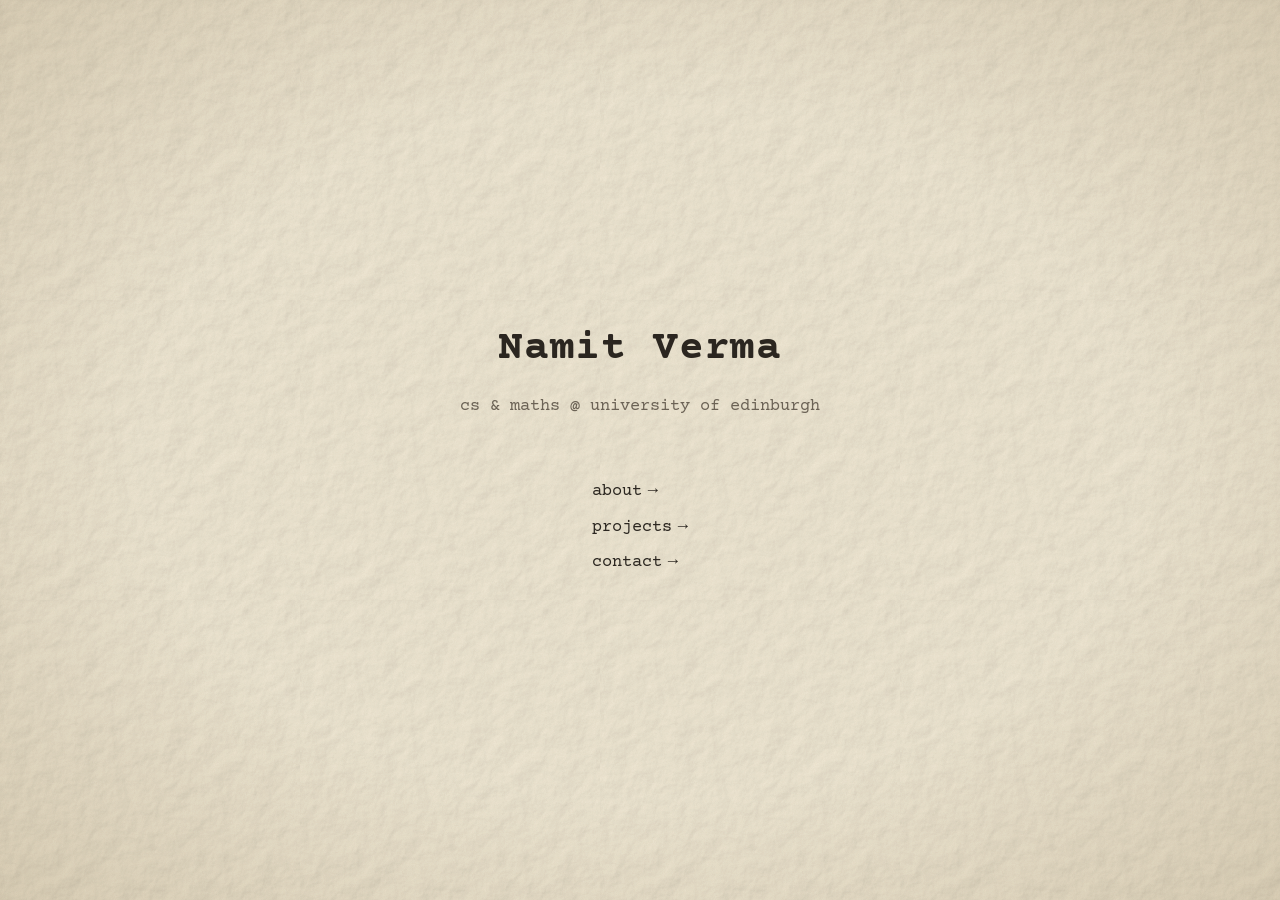
<file: index.html>
<!doctype html>
<html lang="en">
<head>
  <meta charset="utf-8">
  <meta name="viewport" content="width=device-width, initial-scale=1">
  <title>Namit Verma</title>
  <meta name="description" content="Personal site of Namit Verma.">
  <link rel="preconnect" href="https://fonts.googleapis.com">
  <link rel="preconnect" href="https://fonts.gstatic.com" crossorigin>
  <link href="https://fonts.googleapis.com/css2?family=Courier+Prime:wght@400;700&display=swap" rel="stylesheet">
  <link rel="stylesheet" href="style.css">
</head>
<body>
  <main class="landing">
    <h1>Namit Verma</h1>
    <p class="details">
      cs &amp; maths @ university of edinburgh
    </p>

    <ul class="nav">
      <li><a href="about.html">about</a></li>
      <li><a href="projects.html">projects</a></li>
      <li><a href="contact.html">contact</a></li>
    </ul>
  </main>
</body>
</html>
</file>
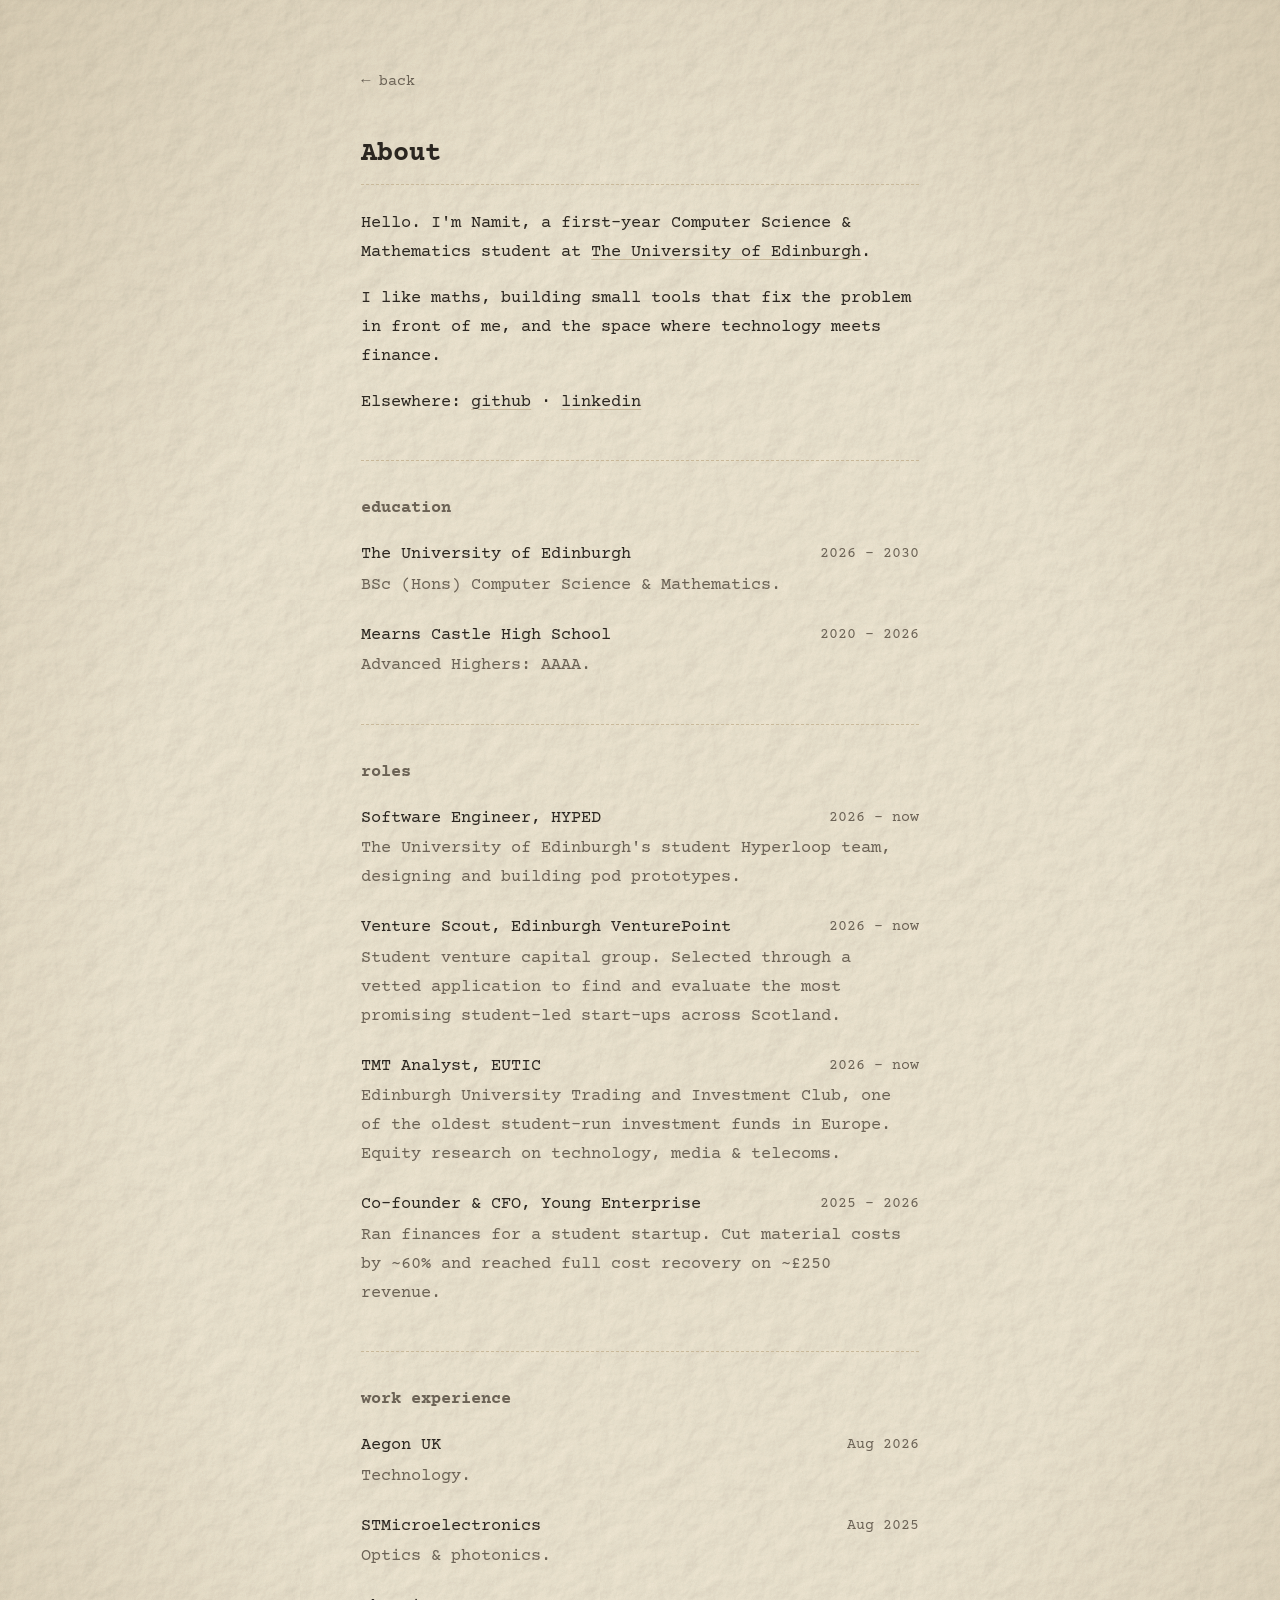
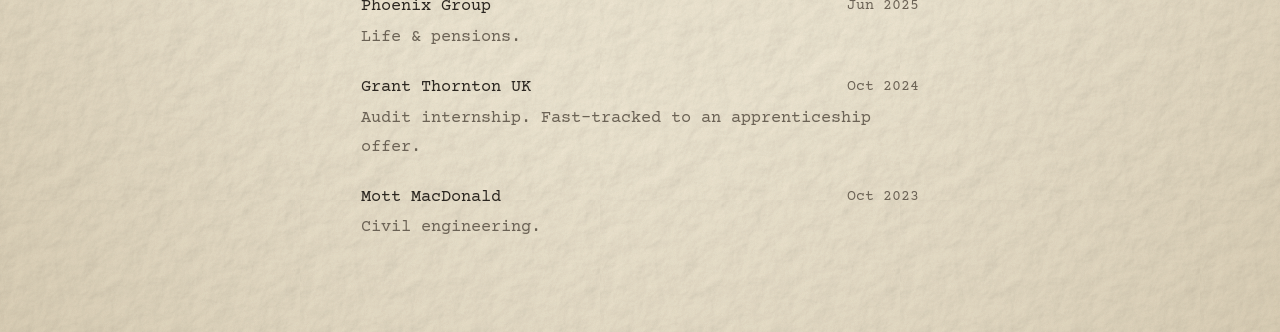
<file: about.html>
<!doctype html>
<html lang="en">
<head>
  <meta charset="utf-8">
  <meta name="viewport" content="width=device-width, initial-scale=1">
  <title>About · Namit Verma</title>
  <link rel="preconnect" href="https://fonts.googleapis.com">
  <link rel="preconnect" href="https://fonts.gstatic.com" crossorigin>
  <link href="https://fonts.googleapis.com/css2?family=Courier+Prime:wght@400;700&display=swap" rel="stylesheet">
  <link rel="stylesheet" href="style.css">
</head>
<body>
  <main class="page">
    <a class="back" href="index.html">&larr; back</a>
    <h1>About</h1>
    <p>
      Hello. I'm Namit, a first-year Computer Science &amp; Mathematics student at
      <a href="https://www.ed.ac.uk">The University of Edinburgh</a>.
    </p>
    <p>
      I like maths, building small tools that fix the problem in front of me,
      and the space where technology meets finance.
    </p>
    <p>
      Elsewhere: <a href="https://github.com/08namit">github</a> &middot;
      <a href="https://www.linkedin.com/in/08namit">linkedin</a>
    </p>

    <h2>Education</h2>
    <ul class="entries">
      <li>
        The University of Edinburgh
        <span class="year">2026 &ndash; 2030</span>
        <p>BSc (Hons) Computer Science &amp; Mathematics.</p>
      </li>
      <li>
        Mearns Castle High School
        <span class="year">2020 &ndash; 2026</span>
        <p>Advanced Highers: AAAA.</p>
      </li>
    </ul>

    <h2>Roles</h2>
    <ul class="entries">
      <li>
        Software Engineer, HYPED
        <span class="year">2026 &ndash; now</span>
        <p>The University of Edinburgh's student Hyperloop team, designing and building pod prototypes.</p>
      </li>
      <li>
        Venture Scout, Edinburgh VenturePoint
        <span class="year">2026 &ndash; now</span>
        <p>Student venture capital group. Selected through a vetted application to find and evaluate the most promising student-led start-ups across Scotland.</p>
      </li>
      <li>
        TMT Analyst, EUTIC
        <span class="year">2026 &ndash; now</span>
        <p>Edinburgh University Trading and Investment Club, one of the oldest student-run investment funds in Europe. Equity research on technology, media &amp; telecoms.</p>
      </li>
      <li>
        Co-founder &amp; CFO, Young Enterprise
        <span class="year">2025 &ndash; 2026</span>
        <p>Ran finances for a student startup. Cut material costs by ~60% and reached full cost recovery on ~&pound;250 revenue.</p>
      </li>
    </ul>

    <h2>Work Experience</h2>
    <ul class="entries">
      <li>
        Aegon UK
        <span class="year">Aug 2026</span>
        <p>Technology.</p>
      </li>
      <li>
        STMicroelectronics
        <span class="year">Aug 2025</span>
        <p>Optics &amp; photonics.</p>
      </li>
      <li>
        Phoenix Group
        <span class="year">Jun 2025</span>
        <p>Life &amp; pensions.</p>
      </li>
      <li>
        Grant Thornton UK
        <span class="year">Oct 2024</span>
        <p>Audit internship. Fast-tracked to an apprenticeship offer.</p>
      </li>
      <li>
        Mott MacDonald
        <span class="year">Oct 2023</span>
        <p>Civil engineering.</p>
      </li>
    </ul>

  </main>
</body>
</html>
</file>
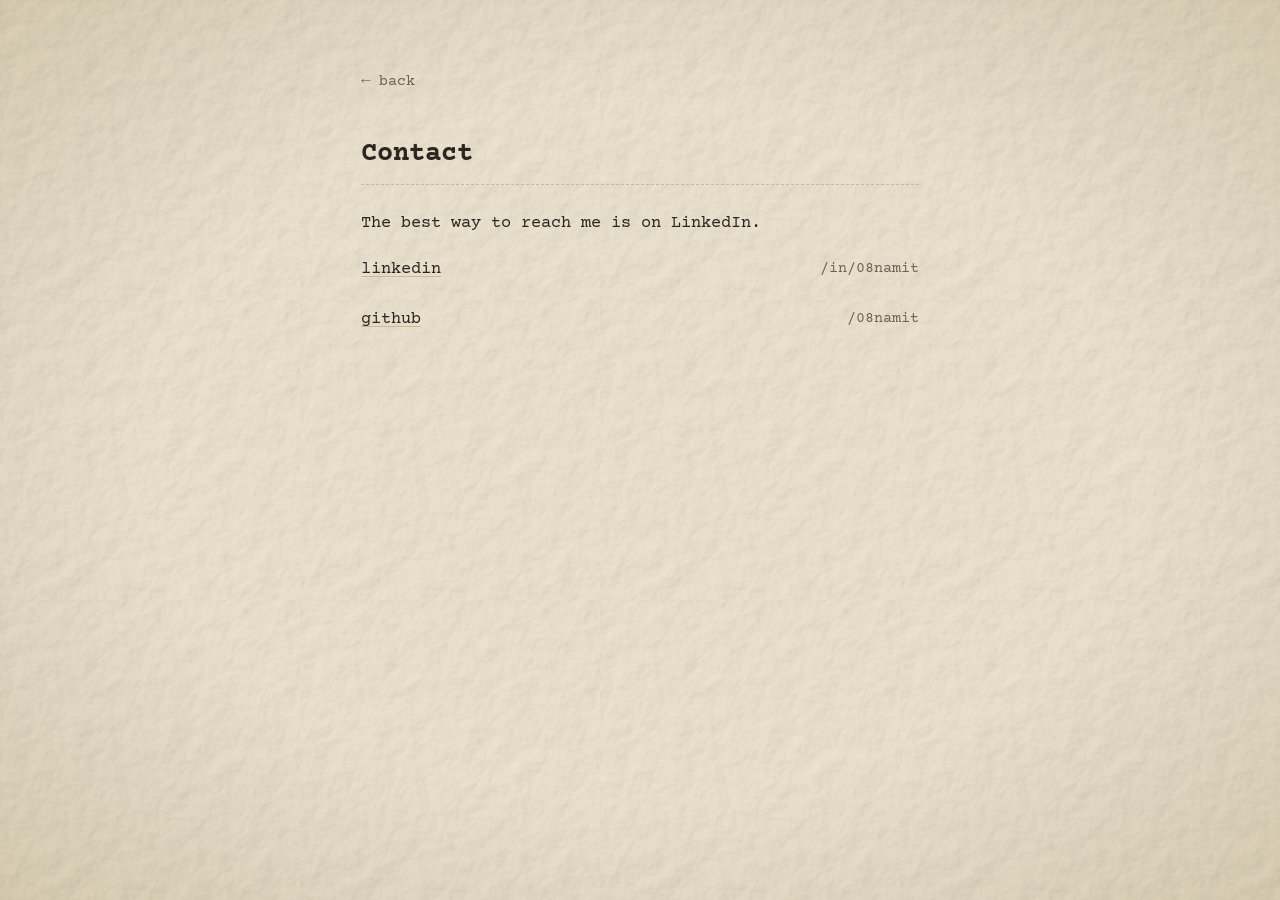
<file: contact.html>
<!doctype html>
<html lang="en">
<head>
  <meta charset="utf-8">
  <meta name="viewport" content="width=device-width, initial-scale=1">
  <title>Contact · Namit Verma</title>
  <link rel="preconnect" href="https://fonts.googleapis.com">
  <link rel="preconnect" href="https://fonts.gstatic.com" crossorigin>
  <link href="https://fonts.googleapis.com/css2?family=Courier+Prime:wght@400;700&display=swap" rel="stylesheet">
  <link rel="stylesheet" href="style.css">
</head>
<body>
  <main class="page">
    <a class="back" href="index.html">&larr; back</a>
    <h1>Contact</h1>
    <p>The best way to reach me is on LinkedIn.</p>
    <ul class="entries">
      <li><a href="https://www.linkedin.com/in/08namit">linkedin</a> <span class="year">/in/08namit</span></li>
      <li><a href="https://github.com/08namit">github</a> <span class="year">/08namit</span></li>
    </ul>
  </main>
</body>
</html>
</file>
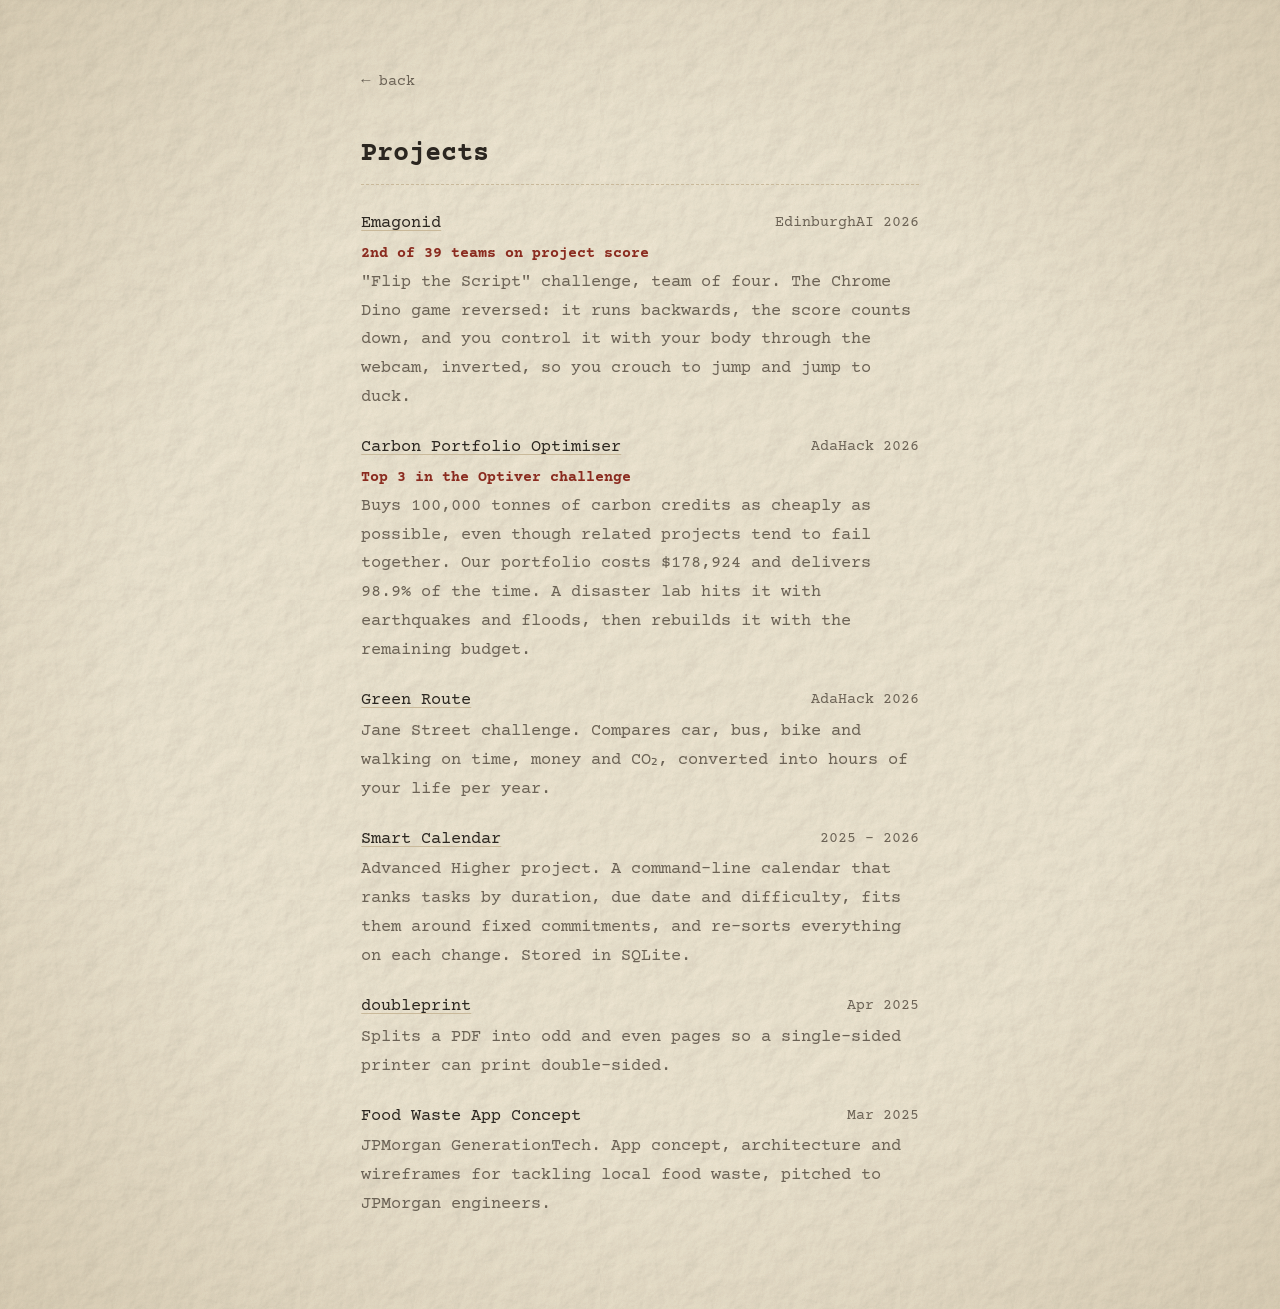
<file: projects.html>
<!doctype html>
<html lang="en">
<head>
  <meta charset="utf-8">
  <meta name="viewport" content="width=device-width, initial-scale=1">
  <title>Projects · Namit Verma</title>
  <link rel="preconnect" href="https://fonts.googleapis.com">
  <link rel="preconnect" href="https://fonts.gstatic.com" crossorigin>
  <link href="https://fonts.googleapis.com/css2?family=Courier+Prime:wght@400;700&display=swap" rel="stylesheet">
  <link rel="stylesheet" href="style.css">
</head>
<body>
  <main class="page">
    <a class="back" href="index.html">&larr; back</a>
    <h1>Projects</h1>
    <ul class="entries">
      <li>
        <a href="https://github.com/tiampatel/emagonid">Emagonid</a>
        <span class="year">EdinburghAI 2026</span>
        <p class="achievement">2nd of 39 teams on project score</p>
        <p>"Flip the Script" challenge, team of four. The Chrome Dino game reversed: it runs backwards, the score counts down, and you control it with your body through the webcam, inverted, so you crouch to jump and jump to duck.</p>
      </li>
      <li>
        <a href="https://github.com/08namit/adahack-2026-optiver">Carbon Portfolio Optimiser</a>
        <span class="year">AdaHack 2026</span>
        <p class="achievement">Top 3 in the Optiver challenge</p>
        <p>Buys 100,000 tonnes of carbon credits as cheaply as possible, even though related projects tend to fail together. Our portfolio costs $178,924 and delivers 98.9% of the time. A disaster lab hits it with earthquakes and floods, then rebuilds it with the remaining budget.</p>
      </li>
      <li>
        <a href="https://github.com/08namit/adahack-2026-janestreet">Green Route</a>
        <span class="year">AdaHack 2026</span>
        <p>Jane Street challenge. Compares car, bus, bike and walking on time, money and CO&#8322;, converted into hours of your life per year.</p>
      </li>
      <li>
        <a href="https://github.com/08namit/smart-calendar">Smart Calendar</a>
        <span class="year">2025 &ndash; 2026</span>
        <p>Advanced Higher project. A command-line calendar that ranks tasks by duration, due date and difficulty, fits them around fixed commitments, and re-sorts everything on each change. Stored in SQLite.</p>
      </li>
      <li>
        <a href="https://github.com/08namit/doubleprint">doubleprint</a>
        <span class="year">Apr 2025</span>
        <p>Splits a PDF into odd and even pages so a single-sided printer can print double-sided.</p>
      </li>
      <li>
        Food Waste App Concept
        <span class="year">Mar 2025</span>
        <p>JPMorgan GenerationTech. App concept, architecture and wireframes for tackling local food waste, pitched to JPMorgan engineers.</p>
      </li>
    </ul>
  </main>
</body>
</html>
</file>
<file: style.css>
:root {
  --paper: #f4ecd8;
  --ink: #2b2620;
  --ink-soft: #6b6255;
  --rule: #c9b99a;
  --accent: #8a2b1f;
  --vignette: rgba(120, 90, 40, 0.16);
  --tex-blend: multiply;
  --tex-opacity: 0.55;
  --grain: url("data:image/svg+xml,%3Csvg xmlns='http://www.w3.org/2000/svg' width='200' height='200'%3E%3Cfilter id='n'%3E%3CfeTurbulence type='fractalNoise' baseFrequency='0.9' numOctaves='3' stitchTiles='stitch'/%3E%3CfeColorMatrix values='0 0 0 0 0.35 0 0 0 0 0.27 0 0 0 0 0.15 0 0 0 0.09 0'/%3E%3C/filter%3E%3Crect width='100%25' height='100%25' filter='url(%23n)'/%3E%3C/svg%3E");
  color-scheme: light dark;
}

/* dark: same paper feel, by lamplight */
@media (prefers-color-scheme: dark) {
  :root {
    --paper: #1e1b17;
    --ink: #e6dcc8;
    --ink-soft: #a39884;
    --rule: #4d4537;
    --accent: #e0907c;
    --vignette: rgba(0, 0, 0, 0.4);
    --tex-blend: soft-light;
    --tex-opacity: 0.5;
    --grain: url("data:image/svg+xml,%3Csvg xmlns='http://www.w3.org/2000/svg' width='200' height='200'%3E%3Cfilter id='n'%3E%3CfeTurbulence type='fractalNoise' baseFrequency='0.9' numOctaves='3' stitchTiles='stitch'/%3E%3CfeColorMatrix values='0 0 0 0 0.95 0 0 0 0 0.88 0 0 0 0 0.75 0 0 0 0.05 0'/%3E%3C/filter%3E%3Crect width='100%25' height='100%25' filter='url(%23n)'/%3E%3C/svg%3E");
  }
}

* { box-sizing: border-box; }

html { font-size: 17px; }

body {
  margin: 0;
  min-height: 100vh;
  color: var(--ink);
  font-family: "Courier Prime", "Courier New", Courier, monospace;
  line-height: 1.7;
  /* paper: warm base + subtle grain + soft vignette */
  background-color: var(--paper);
  background-image:
    radial-gradient(ellipse at center, transparent 55%, var(--vignette) 100%),
    var(--grain);
  position: relative;
}

/* paper relief: embossed fibres + uneven tone */
body::before {
  content: "";
  position: absolute;
  inset: 0;
  z-index: -1;
  pointer-events: none;
  opacity: var(--tex-opacity);
  mix-blend-mode: var(--tex-blend);
  background-image:
    url("data:image/svg+xml,%3Csvg xmlns='http://www.w3.org/2000/svg' width='300' height='300'%3E%3Cfilter id='p'%3E%3CfeTurbulence type='fractalNoise' baseFrequency='0.045' numOctaves='5' seed='3' stitchTiles='stitch' result='n'/%3E%3CfeDiffuseLighting in='n' lighting-color='%23fff' surfaceScale='1.6'%3E%3CfeDistantLight azimuth='45' elevation='55'/%3E%3C/feDiffuseLighting%3E%3C/filter%3E%3Crect width='100%25' height='100%25' filter='url(%23p)'/%3E%3C/svg%3E"),
    url("data:image/svg+xml,%3Csvg xmlns='http://www.w3.org/2000/svg' width='600' height='600'%3E%3Cfilter id='m'%3E%3CfeTurbulence type='fractalNoise' baseFrequency='0.006' numOctaves='3' seed='8' stitchTiles='stitch'/%3E%3CfeColorMatrix values='0 0 0 0 0.45 0 0 0 0 0.35 0 0 0 0 0.2 0 0 0 0.35 0'/%3E%3C/filter%3E%3Crect width='100%25' height='100%25' filter='url(%23m)'/%3E%3C/svg%3E");
  background-size: auto, cover;
}

a {
  color: var(--ink);
  text-decoration: underline;
  text-decoration-color: var(--rule);
  text-underline-offset: 3px;
  text-decoration-thickness: 1px;
  transition: color 0.15s, text-decoration-color 0.15s;
}

a:hover {
  color: var(--accent);
  text-decoration-color: var(--accent);
}

::selection { background: rgba(138, 43, 31, 0.18); }

/* ---------- landing ---------- */

.landing {
  min-height: 100vh;
  display: flex;
  flex-direction: column;
  align-items: center;
  justify-content: center;
  text-align: center;
  padding: 2rem 1.25rem;
}

.landing h1 {
  font-size: 2.4rem;
  font-weight: 700;
  letter-spacing: 0.02em;
  margin: 0 0 0.5rem;
}

.details {
  margin: 0;
  color: var(--ink-soft);
  line-height: 1.6;
}

.nav {
  list-style: none;
  margin: 3rem 0 0;
  padding: 0;
  text-align: left;
}

.nav li { margin: 0.4rem 0; }

.nav a {
  text-decoration: none;
}

.nav a::after {
  content: " \2192";
  display: inline-block;
  margin-left: 0.35rem;
  transition: transform 0.15s;
}

.nav a:hover::after { transform: translateX(4px); }

/* ---------- inner pages ---------- */

.page {
  max-width: 600px;
  margin: 0 auto;
  padding: 4rem 1.25rem;
}

.back {
  text-decoration: none;
  color: var(--ink-soft);
  font-size: 0.9rem;
}

.page h1 {
  font-size: 1.6rem;
  font-weight: 700;
  margin: 2rem 0 1.5rem;
  padding-bottom: 0.4rem;
  border-bottom: 1px dashed var(--rule);
}

.page p { margin: 0 0 1rem; }

.page h2 {
  font-size: 1rem;
  font-weight: 700;
  text-transform: lowercase;
  margin: 2.5rem 0 1rem;
  padding-top: 2rem;
  border-top: 1px dashed var(--rule);
  color: var(--ink-soft);
}

.entries {
  list-style: none;
  margin: 0;
  padding: 0;
}

.entries li { margin-bottom: 1.25rem; }

.entries li p {
  margin: 0.1rem 0 0;
  color: var(--ink-soft);
}

.year {
  float: right;
  color: var(--ink-soft);
  font-size: 0.9rem;
}

@media (max-width: 480px) {
  html { font-size: 16px; }
  .landing h1 { font-size: 2rem; }
  .page { padding-top: 2.5rem; }
  .year { float: none; display: block; }
}

.entries li p.achievement {
  color: var(--accent);
  font-weight: 700;
  font-size: 0.9rem;
}
</file>
